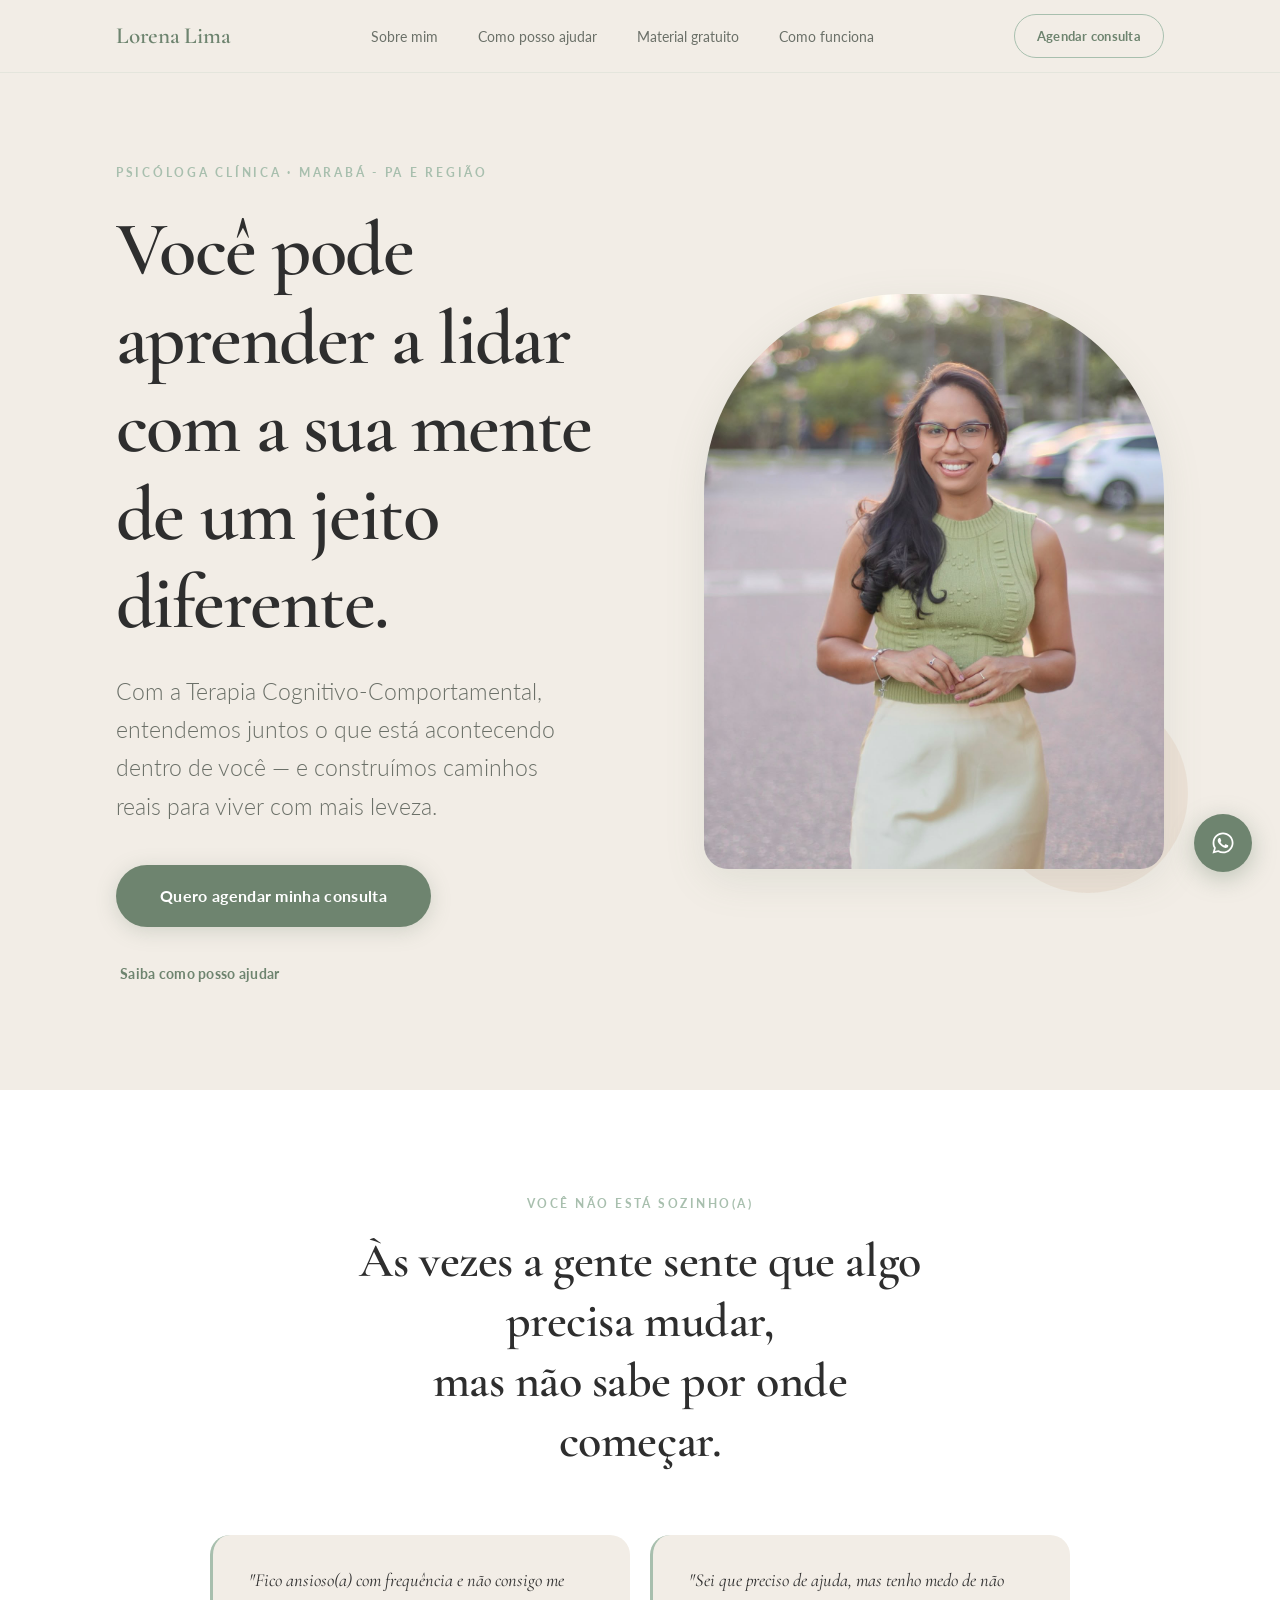
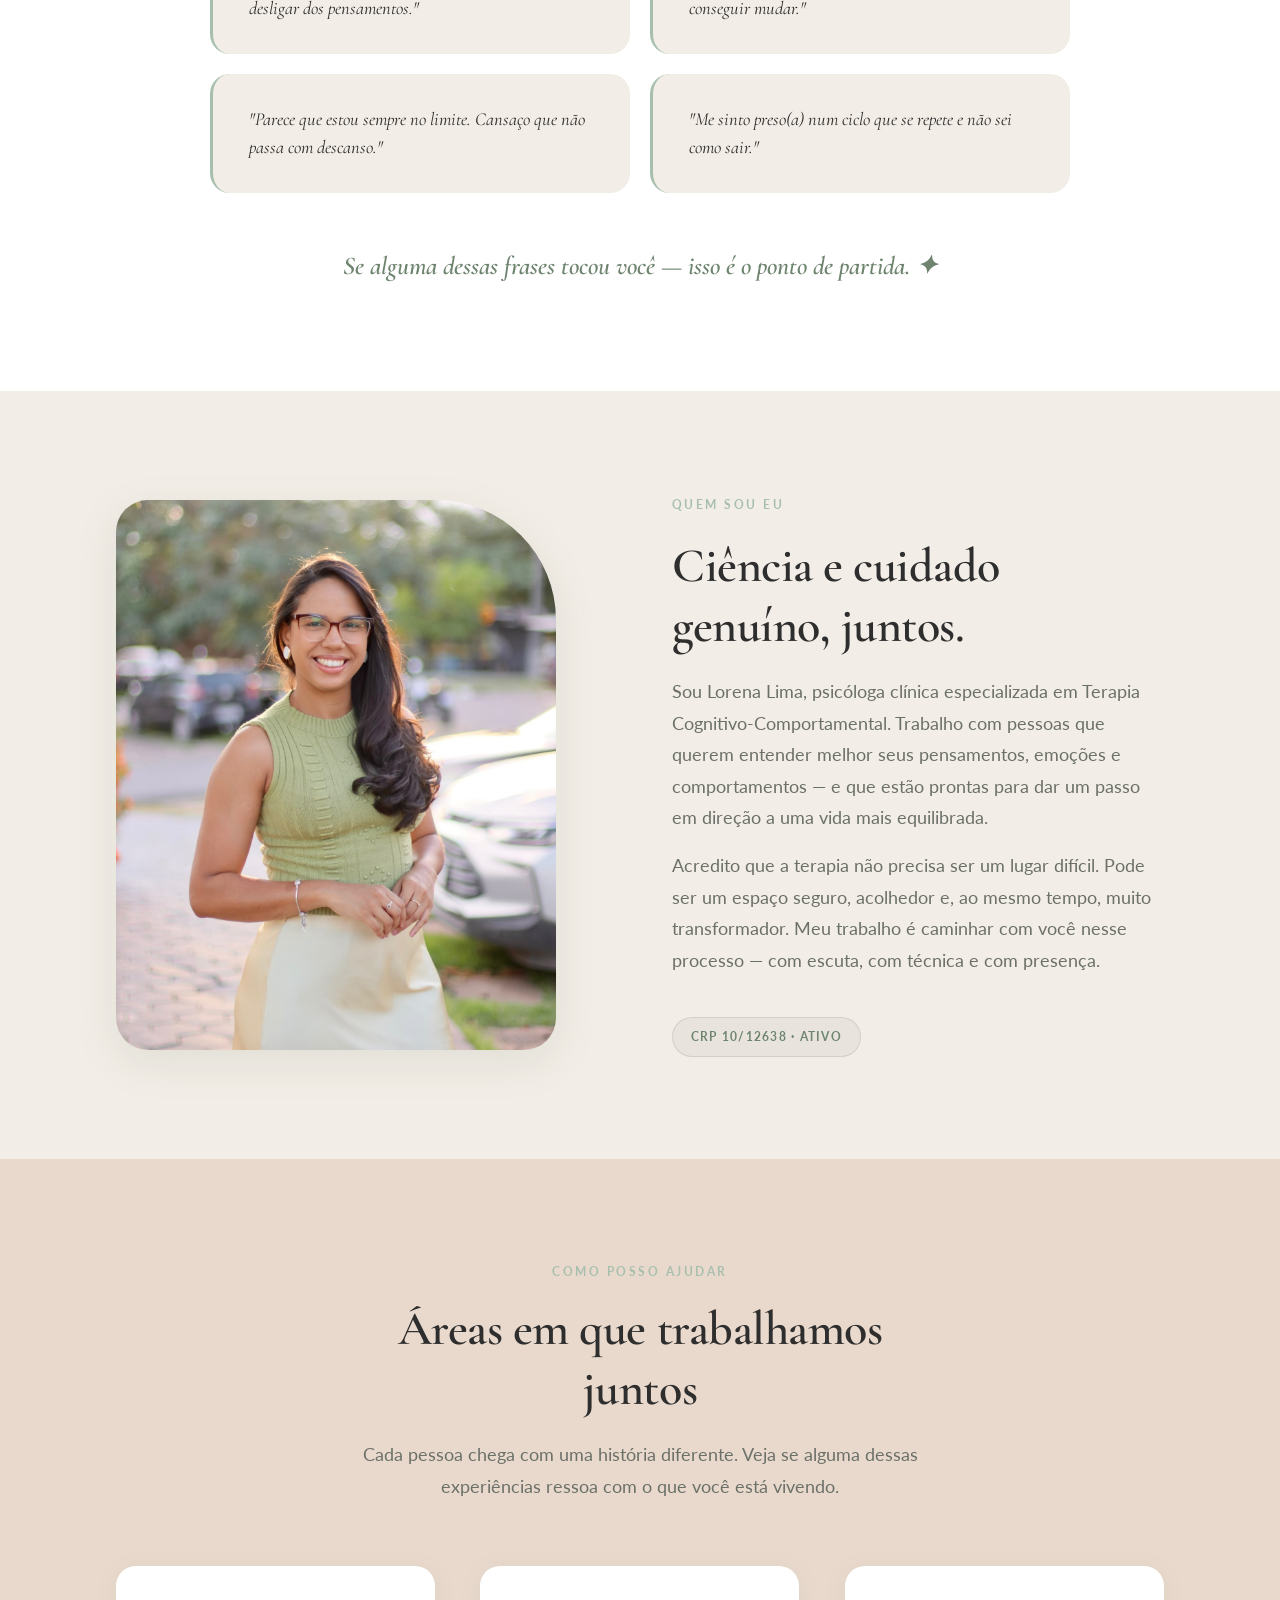
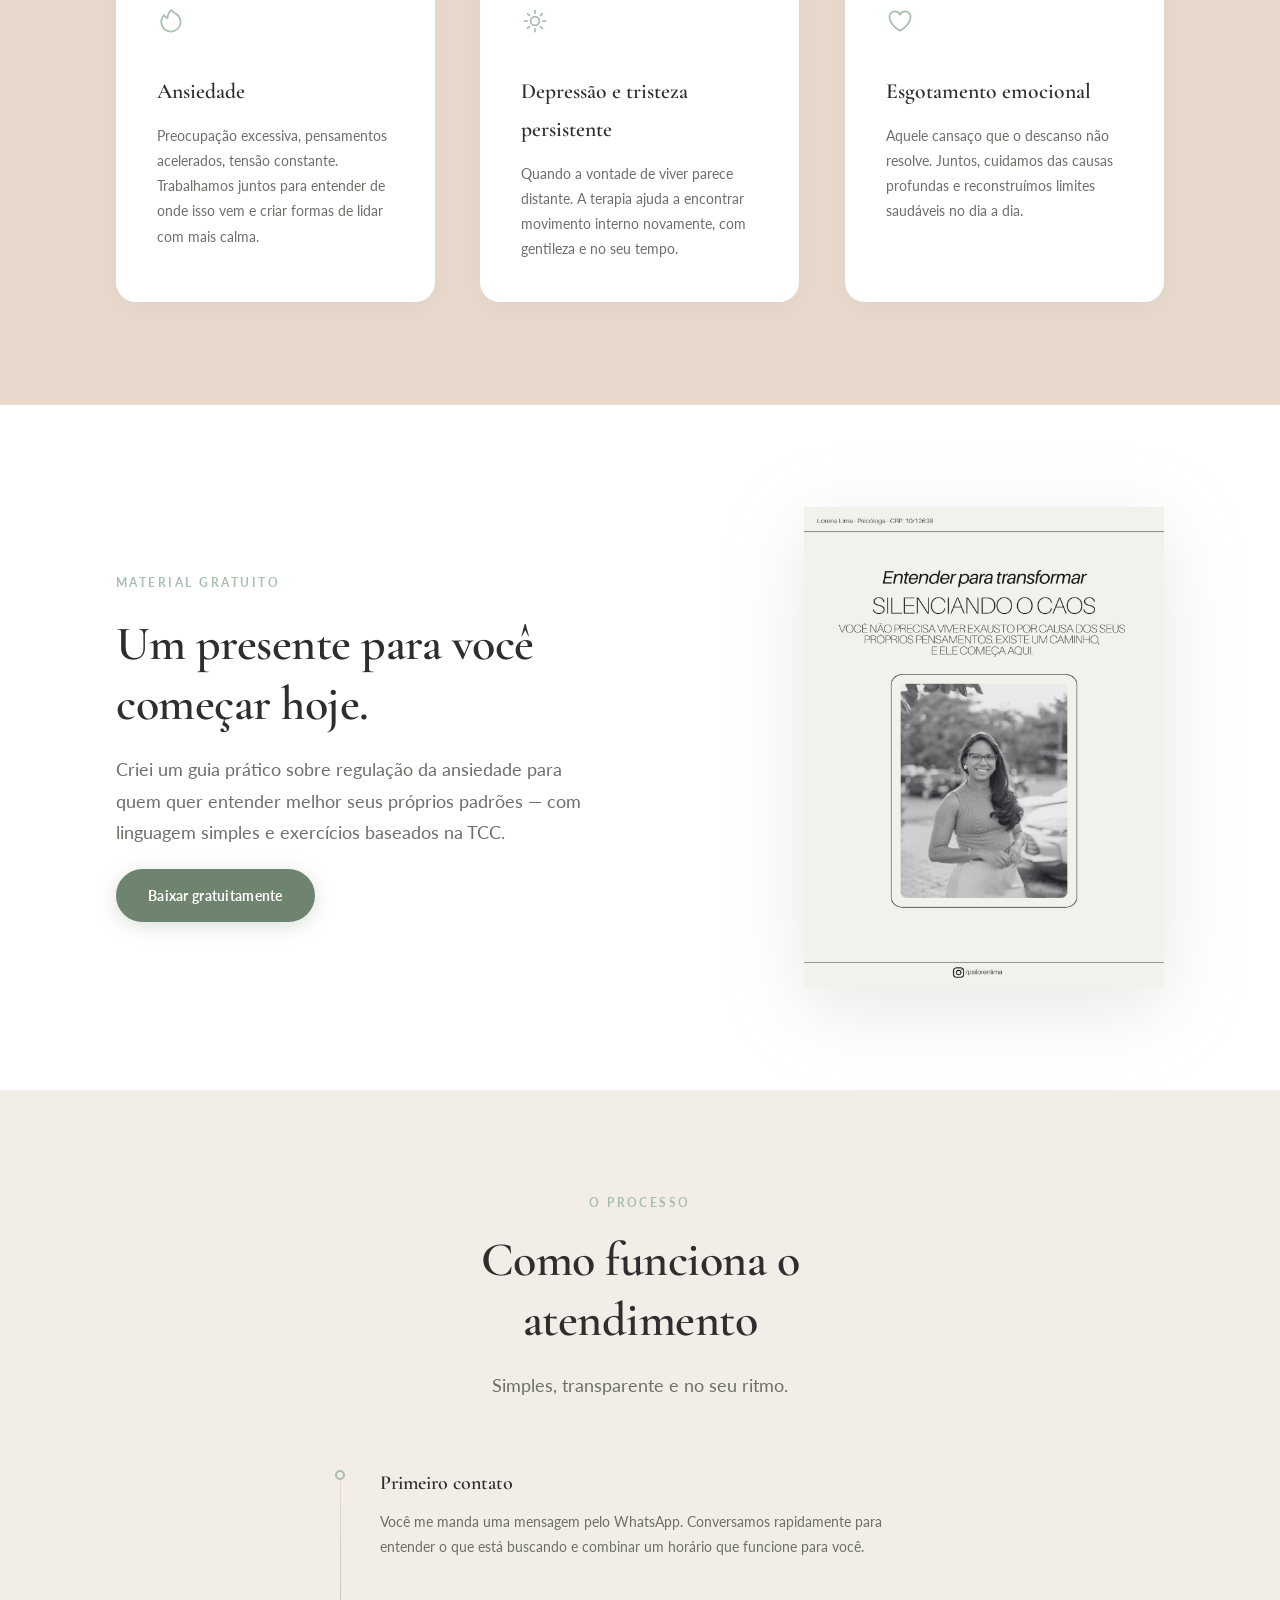
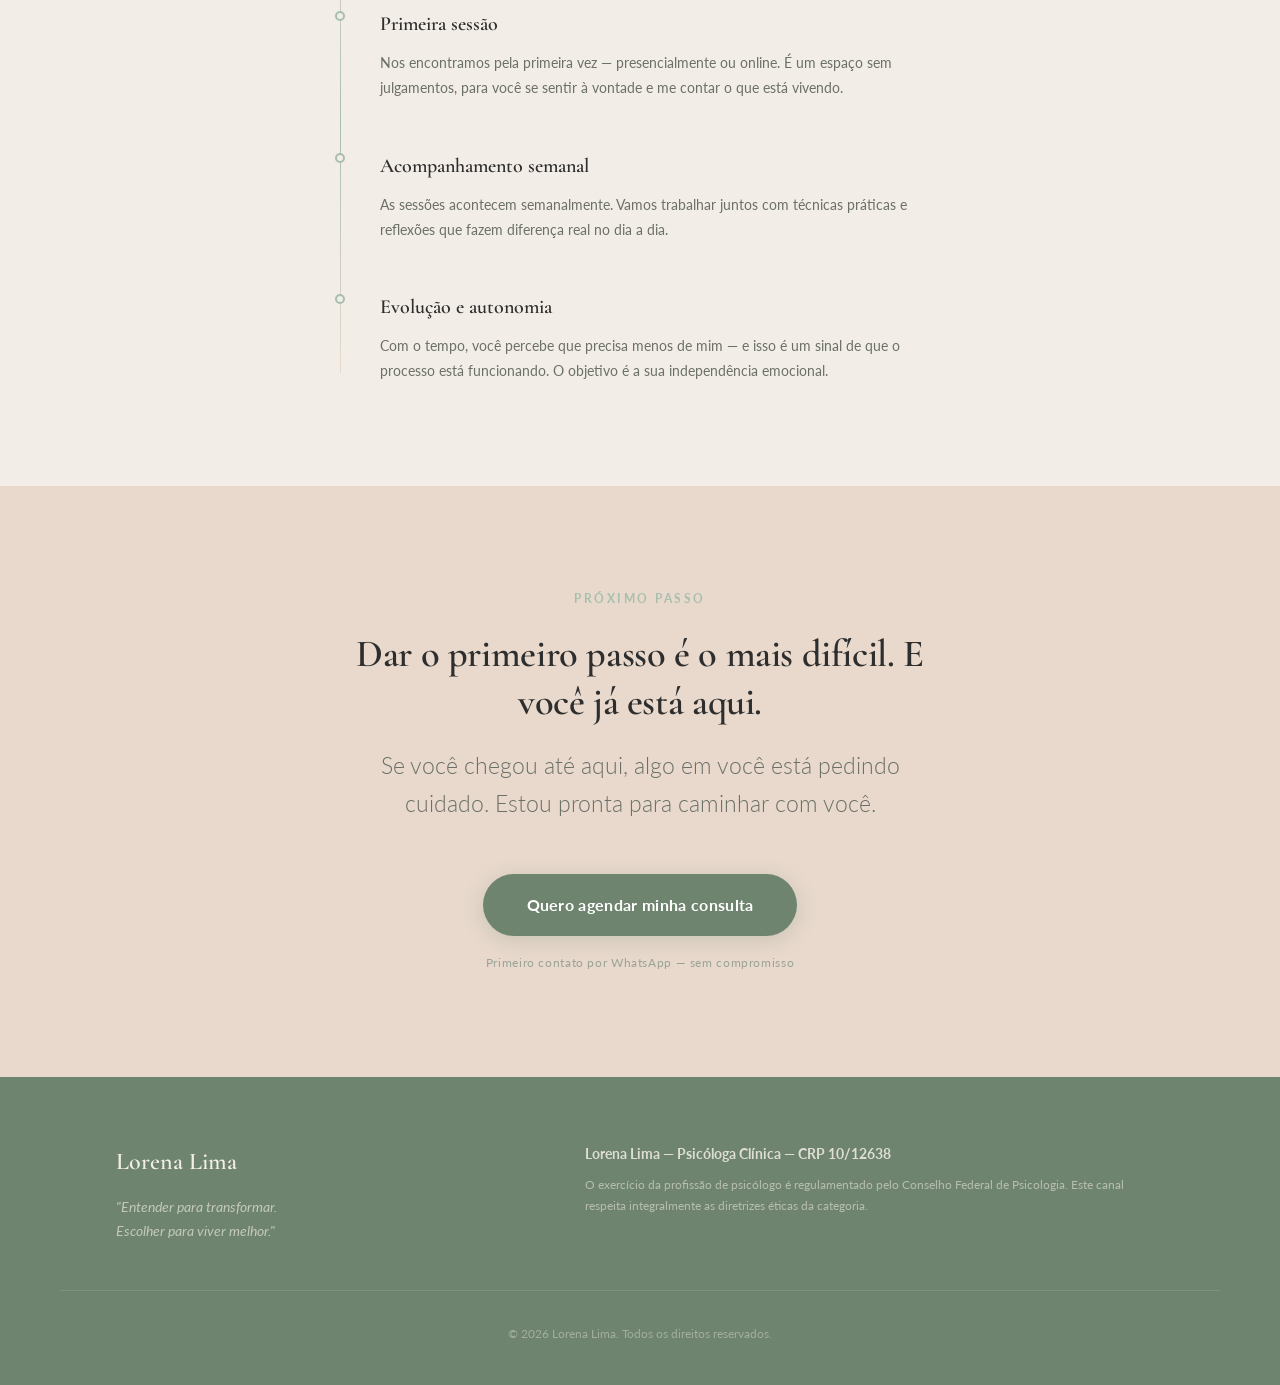
<file: index.html>
<!DOCTYPE html>
<html lang="pt-BR">
<head>
    <meta charset="UTF-8">
    <meta name="viewport" content="width=device-width, initial-scale=1.0">

    <!-- SEO -->
    <title>Lorena Lima | Psicóloga Clínica TCC em Marabá - PA e Região</title>
    <meta name="description" content="Atendimento psicoterapêutico de alto padrão em Marabá. Especialista em Terapia Cognitivo-Comportamental (TCC) para ansiedade, depressão e esgotamento emocional.">
    <meta name="keywords" content="Psicóloga em Marabá, TCC Marabá, Terapia Cognitivo Comportamental, Psicóloga Lorena Lima, Ansiedade, Depressão, Consultório de Psicologia">
    <meta name="robots" content="index, follow">
    <meta name="author" content="Lorena Lima">
    <link rel="canonical" href="https://lorenalima.com.br">

    <!-- Open Graph -->
    <meta property="og:type" content="website">
    <meta property="og:title" content="Lorena Lima | Psicóloga Clínica TCC">
    <meta property="og:description" content="Um espaço seguro para você entender seus pensamentos, cuidar das suas emoções e viver com mais leveza.">
    <meta property="og:image" content="assets/img/og-image.jpg">
    <meta property="og:url" content="https://lorenalima.com.br">

    <!-- Twitter -->
    <meta property="twitter:card" content="summary_large_image">
    <meta property="twitter:title" content="Lorena Lima | Psicóloga Clínica TCC">
    <meta property="twitter:description" content="Um espaço seguro para cuidar da sua saúde mental com acolhimento e ciência.">
    <meta property="twitter:image" content="assets/img/og-image.jpg">

    <!-- Favicons -->
    <link rel="icon" type="image/png" sizes="32x32" href="assets/img/favicon-32x32.png">
    <link rel="icon" type="image/png" sizes="16x16" href="assets/img/favicon-16x16.png">
    <link rel="apple-touch-icon" sizes="180x180" href="assets/img/apple-touch-icon.png">

    <!-- Fontes -->
    <link rel="preconnect" href="https://fonts.googleapis.com">
    <link rel="preconnect" href="https://fonts.gstatic.com" crossorigin>
    <link rel="preload" href="https://fonts.googleapis.com/css2?family=Cormorant+Garamond:ital,wght@0,400;0,600;1,400&family=Lato:wght@300;400;700&display=swap" as="style" onload="this.onload=null;this.rel='stylesheet'">
    <noscript>
        <link rel="stylesheet" href="https://fonts.googleapis.com/css2?family=Cormorant+Garamond:ital,wght@0,400;0,600;1,400&family=Lato:wght@300;400;700&display=swap">
    </noscript>

    <!-- Estilos -->
    <link rel="stylesheet" href="css/variables.css">
    <link rel="stylesheet" href="css/style.css">
    <link rel="stylesheet" href="css/responsive.css">
    <link rel="stylesheet" href="css/animations.css">

    <!-- Schema.org JSON-LD -->
    <script type="application/ld+json">
    {
      "@context": "https://schema.org",
      "@type": "Psychologist",
      "name": "Lorena Lima",
      "image": "https://lorenalima.com.br/assets/img/lorena-hero.jpg",
      "telephone": "+55-99-99999-9999",
      "url": "https://lorenalima.com.br",
      "address": {
        "@type": "PostalAddress",
        "addressLocality": "Marabá",
        "addressRegion": "PA",
        "addressCountry": "BR"
      },
      "geo": {
        "@type": "GeoCoordinates",
        "latitude": "-5.3686",
        "longitude": "-49.0881"
      },
      "medicalSpecialty": "CognitiveBehavioralTherapy",
      "priceRange": "$$",
      "description": "Atendimento clínico especializado em Terapia Cognitivo-Comportamental focado no manejo de ansiedade, depressão e bem-estar emocional."
    }
    </script>
</head>
<body>

    <!-- ── Header ────────────────────────────────────── -->
    <header class="header" id="main-header">
        <div class="container header-inner">
            <a href="#" class="logo" id="header-logo">Lorena Lima</a>

            <nav class="nav" aria-label="Navegação principal">
                <ul class="nav-list">
                    <li><a href="#quem-sou"       class="nav-link">Sobre mim</a></li>
                    <li><a href="#areas-atuacao"  class="nav-link">Como posso ajudar</a></li>
                    <li><a href="#ebook"          class="nav-link">Material gratuito</a></li>
                    <li><a href="#como-funciona"  class="nav-link">Como funciona</a></li>
                </ul>
            </nav>

            <a href="#" class="btn btn-outline btn-sm" id="nav-cta">Agendar consulta</a>
        </div>
    </header>

    <main id="main-content">

        <!-- ── Hero ─────────────────────────────────── -->
        <section class="hero" id="hero">
            <div class="container hero-grid">

                <div class="hero-content reveal-fade-in">
                    <span class="hero-eyebrow" id="hero-badge">Carregando...</span>

                    <h1 class="hero-title font-display" id="hero-title">Carregando...</h1>

                    <p class="hero-lead" id="hero-subtitle">Carregando...</p>

                    <div class="hero-actions">
                        <a href="#" class="btn btn-primary btn-lg" id="hero-primary-cta">Agendar consulta</a>
                        <a href="#areas-atuacao" class="btn btn-ghost" id="hero-secondary-cta">Saiba como posso ajudar</a>
                    </div>
                </div>

                <div class="hero-visual reveal-scale-up">
                    <div class="img-frame">
                        <img
                            src="assets/img/lorena-hero.jpg"
                            alt="Lorena Lima, psicóloga clínica especialista em TCC"
                            id="hero-img"
                            loading="eager"
                            width="460"
                            height="575"
                        >
                    </div>
                </div>

            </div>
        </section>

        <!-- ── Reconhecimento Emocional (nova seção) ─ -->
        <section class="pain-section" id="reconhecimento">
            <div class="container">

                <div class="pain-intro reveal-fade-in">
                    <span class="section-label">Você não está sozinho(a)</span>
                    <h2 class="section-title font-display">
                        Às vezes a gente sente que algo precisa mudar,<br>
                        mas não sabe por onde começar.
                    </h2>
                </div>

                <div class="pain-grid">
                    <div class="pain-card reveal-fade-in">
                        <p>"Fico ansioso(a) com frequência e não consigo me desligar dos pensamentos."</p>
                    </div>
                    <div class="pain-card reveal-fade-in">
                        <p>"Sei que preciso de ajuda, mas tenho medo de não conseguir mudar."</p>
                    </div>
                    <div class="pain-card reveal-fade-in">
                        <p>"Parece que estou sempre no limite. Cansaço que não passa com descanso."</p>
                    </div>
                    <div class="pain-card reveal-fade-in">
                        <p>"Me sinto preso(a) num ciclo que se repete e não sei como sair."</p>
                    </div>
                </div>

                <div class="pain-reassurance reveal-fade-in">
                    <p>Se alguma dessas frases tocou você — isso é o ponto de partida. ✦</p>
                </div>

            </div>
        </section>

        <!-- ── Sobre Mim ─────────────────────────────── -->
        <section class="quem-sou" id="quem-sou">
            <div class="container quem-sou-grid items-center">

                <div class="quem-sou-visual reveal-scale-up">
                    <div class="img-frame-round">
                        <img
                            src="assets/img/lorena-about.jpg"
                            alt="Lorena Lima no consultório de psicologia"
                            id="about-img"
                            loading="lazy"
                            width="440"
                            height="550"
                        >
                    </div>
                </div>

                <div class="quem-sou-content reveal-fade-in">
                    <span class="section-label" id="about-tag">Carregando...</span>
                    <h2 class="section-title font-display" id="about-title">Carregando...</h2>
                    <div id="about-text-container"></div>
                    <div class="crp-badge" id="about-crp">
                        <span>Carregando...</span>
                    </div>
                </div>

            </div>
        </section>

        <!-- ── Áreas de Atuação ──────────────────────── -->
        <section class="areas-atuacao" id="areas-atuacao">
            <div class="container">

                <div class="areas-header reveal-fade-in">
                    <span class="section-label" id="areas-tag">Carregando...</span>
                    <h2 class="section-title font-display" id="areas-title">Carregando...</h2>
                    <p class="body-base" id="areas-subtitle">Carregando...</p>
                </div>

                <div class="grid grid-3" id="areas-grid"></div>

            </div>
        </section>

        <!-- ── Ebook / Material Gratuito ─────────────── -->
        <section class="ebook" id="ebook">
            <div class="container ebook-grid items-center">

                <div class="ebook-content reveal-fade-in">
                    <span class="section-label" id="ebook-tag">Carregando...</span>
                    <h2 class="section-title font-display" id="ebook-title">Carregando...</h2>
                    <p class="body-base" id="ebook-description">Carregando...</p>
                    <a href="ebook.html" class="btn btn-primary" id="ebook-funnel-cta">Baixar gratuitamente</a>
                </div>

                <div class="ebook-visual reveal-scale-up">
                    <div class="ebook-mockup">
                        <img
                            src="assets/img/ebook-mockup.png"
                            alt="Guia Prático de Regulação Emocional"
                            id="ebook-img"
                            loading="lazy"
                            width="360"
                            height="480"
                        >
                    </div>
                </div>

            </div>
        </section>

        <!-- ── Como Funciona ─────────────────────────── -->
        <section class="como-funciona" id="como-funciona">
            <div class="container">

                <div class="process-header reveal-fade-in">
                    <span class="section-label" id="process-tag">Carregando...</span>
                    <h2 class="section-title font-display" id="process-title">Carregando...</h2>
                    <p class="body-base" id="process-subtitle">Carregando...</p>
                </div>

                <div class="timeline" id="process-timeline"></div>

            </div>
        </section>

        <!-- ── CTA Final ─────────────────────────────── -->
        <section class="final-cta" id="final-cta">
            <div class="container">
                <div class="final-cta-inner reveal-fade-in">
                    <span class="section-label">Próximo passo</span>
                    <h2 class="section-title font-display" id="final-cta-title">Carregando...</h2>
                    <p class="lead" id="final-cta-subtitle">Carregando...</p>
                    <a href="#" class="btn btn-primary btn-lg" id="final-cta-btn">Quero agendar minha consulta</a>
                    <span class="cta-reassurance">Primeiro contato por WhatsApp — sem compromisso</span>
                </div>
            </div>
        </section>

    </main>

    <!-- ── Footer ────────────────────────────────────── -->
    <footer class="footer bg-salvia">
        <div class="container footer-grid">
            <div>
                <span class="footer-logo" id="footer-logo">Lorena Lima</span>
                <p class="footer-tagline">
                    "Entender para transformar.<br>Escolher para viver melhor."
                </p>
            </div>
            <div class="footer-legal">
                <strong id="footer-crp-full">Carregando...</strong>
                <p>O exercício da profissão de psicólogo é regulamentado pelo Conselho Federal de Psicologia. Este canal respeita integralmente as diretrizes éticas da categoria.</p>
            </div>
        </div>
        <div class="container footer-bottom">
            <p>&copy; 2026 Lorena Lima. Todos os direitos reservados.</p>
        </div>
    </footer>

    <!-- ── WhatsApp FAB ───────────────────────────────── -->
    <a
        href="#"
        class="whatsapp-fab animate-pulse-glow"
        id="whatsapp-fab"
        target="_blank"
        rel="noopener noreferrer"
        aria-label="Falar com Lorena Lima via WhatsApp"
    >
        <svg xmlns="http://www.w3.org/2000/svg" viewBox="0 0 448 512" fill="currentColor" width="24" height="24" aria-hidden="true">
            <path d="M380.9 97.1C339 55.1 283.2 32 223.9 32c-122.4 0-222 99.6-222 222 0 39.1 10.2 77.3 29.6 111L0 480l117.7-30.9c32.4 17.7 68.9 27 106.1 27h.1c122.3 0 224.1-99.6 224.1-222 0-59.3-25.2-115-67.1-157zm-157 341.6c-33.2 0-65.7-8.9-94-25.7l-6.7-4-69.8 18.3L72 359.2l-4.4-7c-18.5-29.4-28.2-63.3-28.2-98.2 0-101.7 82.8-184.5 184.6-184.5 49.3 0 95.6 19.2 130.4 54.1 34.8 34.9 56.2 81.2 56.1 130.5 0 101.8-84.9 184.6-186.6 184.6zm101.2-138.2c-5.5-2.8-32.8-16.2-37.9-18-5.1-1.9-8.8-2.8-12.5 2.8-3.7 5.6-14.3 18-17.6 21.8-3.2 3.7-6.5 4.2-12 1.4-32.6-16.3-54-29.1-75.5-66-5.7-9.8 5.7-9.1 16.3-30.3 1.8-3.7 .9-6.9-.5-9.7-1.4-2.8-12.5-30.1-17.1-41.2-4.5-10.8-9.1-9.3-12.5-9.5-3.2-.2-6.9-.2-10.6-.2-3.7 0-9.7 1.4-14.8 6.9-5.1 5.6-19.4 19-19.4 46.3 0 27.3 19.9 53.7 22.6 57.4 2.8 3.7 39.1 59.7 94.8 83.8 35.2 15.2 49 16.5 66.6 13.9 10.7-1.6 32.8-13.4 37.4-26.4 4.6-13 4.6-24.1 3.2-26.4-1.3-2.5-5-3.9-10.5-6.6z"/>
        </svg>
    </a>

    <script src="js/config.js"></script>
    <script src="js/app.js"></script>
</body>
</html>
</file>
<file: css/variables.css>
:root {
    /* ── Paleta Fiel ao Manual de Identidade Visual ── */
    --color-salvia:       #6E846F;   /* Verde sálvia — destaque, CTAs, links */
    --color-suave:        #A8BFAE;   /* Verde suave — ícones, separadores    */
    --color-bege:         #F2EDE6;   /* Bege claro — fundo principal          */
    --color-areia:        #E8D9CC;   /* Areia suave — seções alternadas       */
    --color-azul-cinza:   #B7C3CB;   /* Azul cinza — rodapé, detalhes calmos */

    --color-white:        #FFFFFF;
    --color-text-dark:    #2E2E2E;   /* Texto principal — nunca preto puro   */
    --color-text-muted:   #6B7068;   /* Texto secundário — caloroso           */
    --color-text-light:   #9AA396;   /* Legendas, captions                    */

    /* ── Tipografia ── */
    --font-display: 'Cormorant Garamond', serif;
    --font-body:    'Lato', sans-serif;

    /* Escala fluida — elegante, nunca agressiva */
    --fs-hero:     clamp(2.8rem, 5vw + 1rem, 4.8rem);
    --fs-title:    clamp(2rem, 3vw + 0.8rem, 3rem);
    --fs-subtitle: clamp(1.15rem, 1.4vw + 0.6rem, 1.45rem);
    --fs-body:     clamp(1rem, 0.3vw + 0.9rem, 1.1rem);
    --fs-sm:       0.9rem;
    --fs-xs:       0.78rem;

    /* ── Formas ── */
    --radius-pill:    9999px;
    --radius-soft:    32px;
    --radius-card:    20px;
    --radius-img-top: 200px 200px 24px 24px;  /* moldura orgânica de foto */

    /* ── Sombras — muito sutis, quase imperceptíveis ── */
    --shadow-card:    0 4px 24px rgba(110, 132, 111, 0.07);
    --shadow-hover:   0 12px 40px rgba(110, 132, 111, 0.13);
    --shadow-btn:     0 4px 20px rgba(110, 132, 111, 0.25);

    /* ── Transições — calmas, orgânicas ── */
    --ease-out: cubic-bezier(0.16, 1, 0.3, 1);
    --transition: all 0.55s var(--ease-out);
    --transition-fast: all 0.25s ease;

    /* ── Espaçamento ── */
    --section-py:     clamp(5rem, 8vw, 9rem);
    --gap-fluid:      clamp(2rem, 3.5vw, 3.5rem);
}
</file>
<file: css/style.css>
/* ═══════════════════════════════════════════════════════════
   RESET MÍNIMO
═══════════════════════════════════════════════════════════ */
*, *::before, *::after { box-sizing: border-box; margin: 0; padding: 0; }
html { scroll-behavior: smooth; -webkit-text-size-adjust: 100%; }
body {
    font-family: var(--font-body);
    font-size: var(--fs-body);
    color: var(--color-text-dark);
    background-color: var(--color-bege);
    line-height: 1.75;
    -webkit-font-smoothing: antialiased;
}
img, svg { display: block; max-width: 100%; }
a { text-decoration: none; color: inherit; }
ul { list-style: none; }
button { cursor: pointer; font: inherit; border: none; background: none; }

/* ═══════════════════════════════════════════════════════════
   LAYOUT
═══════════════════════════════════════════════════════════ */
.container {
    width: 100%;
    max-width: 1160px;
    margin-inline: auto;
    padding-inline: clamp(1.5rem, 5vw, 3.5rem);
}

section { padding-block: var(--section-py); position: relative; }
.grid   { display: grid; gap: var(--gap-fluid); }
.grid-2 { grid-template-columns: repeat(2, 1fr); }
.grid-3 { grid-template-columns: repeat(3, 1fr); }
.items-center { align-items: center; }
.text-center  { text-align: center; }
.max-w-sm  { max-width: 560px; margin-inline: auto; }
.max-w-md  { max-width: 680px; margin-inline: auto; }
.max-w-lg  { max-width: 820px; margin-inline: auto; }

/* ═══════════════════════════════════════════════════════════
   TIPOGRAFIA
═══════════════════════════════════════════════════════════ */
.font-display { font-family: var(--font-display); font-weight: 600; letter-spacing: -0.01em; }

.hero-title {
    font-family: var(--font-display);
    font-size: var(--fs-hero);
    font-weight: 600;
    line-height: 1.15;
    color: var(--color-text-dark);
    letter-spacing: -0.02em;
    margin-bottom: 1.5rem;
}

.section-title {
    font-family: var(--font-display);
    font-size: var(--fs-title);
    font-weight: 600;
    line-height: 1.25;
    color: var(--color-text-dark);
    margin-bottom: 1.25rem;
}

.lead {
    font-size: var(--fs-subtitle);
    color: var(--color-text-muted);
    line-height: 1.65;
    font-weight: 300;
}

.body-base { font-size: var(--fs-body); color: var(--color-text-muted); line-height: 1.8; }
.body-sm   { font-size: var(--fs-sm);   color: var(--color-text-muted); }
.body-xs   { font-size: var(--fs-xs);   color: var(--color-text-light); }

.text-accent { color: var(--color-salvia); }
.text-light  { color: var(--color-bege); }
.text-muted  { color: var(--color-text-muted); }

/* ═══════════════════════════════════════════════════════════
   CORES DE FUNDO
═══════════════════════════════════════════════════════════ */
.bg-bege   { background-color: var(--color-bege); }
.bg-white  { background-color: var(--color-white); }
.bg-areia  { background-color: var(--color-areia); }
.bg-salvia { background-color: var(--color-salvia); }

/* ═══════════════════════════════════════════════════════════
   LABEL DE SEÇÃO — discreto, elegante
═══════════════════════════════════════════════════════════ */
.section-label {
    display: block;
    font-family: var(--font-body);
    font-size: var(--fs-xs);
    font-weight: 700;
    letter-spacing: 0.2em;
    text-transform: uppercase;
    color: var(--color-suave);
    margin-bottom: 1rem;
}

/* ═══════════════════════════════════════════════════════════
   BOTÕES — discretos, acolhedores
═══════════════════════════════════════════════════════════ */
.btn {
    display: inline-flex;
    align-items: center;
    gap: 0.5rem;
    padding: 14px 32px;
    font-size: var(--fs-sm);
    font-weight: 700;
    letter-spacing: 0.02em;
    border-radius: var(--radius-pill);
    transition: var(--transition);
    white-space: nowrap;
}

.btn-primary {
    background-color: var(--color-salvia);
    color: var(--color-white);
    box-shadow: var(--shadow-btn);
}
.btn-primary:hover {
    background-color: #5a6e5b;
    transform: translateY(-2px);
    box-shadow: 0 8px 28px rgba(110, 132, 111, 0.35);
}

.btn-outline {
    border: 1.5px solid var(--color-suave);
    color: var(--color-salvia);
    background: transparent;
}
.btn-outline:hover {
    border-color: var(--color-salvia);
    background-color: rgba(110, 132, 111, 0.06);
    transform: translateY(-1px);
}

.btn-ghost {
    color: var(--color-salvia);
    padding-inline: 4px;
    border-bottom: 1px solid transparent;
}
.btn-ghost:hover { border-bottom-color: var(--color-salvia); }

.btn-sm { padding: 10px 22px; font-size: 0.82rem; }
.btn-lg { padding: 17px 44px; font-size: 1rem; }

/* ═══════════════════════════════════════════════════════════
   IMAGENS — editorial, generosas
═══════════════════════════════════════════════════════════ */
.img-frame {
    position: relative;
    overflow: hidden;
    border-radius: var(--radius-img-top);
    box-shadow: var(--shadow-hover);
}
.img-frame-round {
    position: relative;
    overflow: hidden;
    border-radius: var(--radius-soft) 120px var(--radius-soft) var(--radius-soft);
    box-shadow: var(--shadow-hover);
}
.img-frame img,
.img-frame-round img {
    width: 100%;
    height: 100%;
    object-fit: cover;
    display: block;
    aspect-ratio: 4 / 5;
    transition: transform 0.9s var(--ease-out);
}
.img-frame:hover img,
.img-frame-round:hover img { transform: scale(1.03); }

/* ═══════════════════════════════════════════════════════════
   HEADER
═══════════════════════════════════════════════════════════ */
.header {
    position: fixed;
    inset-block-start: 0;
    inset-inline: 0;
    z-index: 100;
    background-color: rgba(242, 237, 230, 0.88);
    backdrop-filter: blur(18px);
    -webkit-backdrop-filter: blur(18px);
    border-bottom: 1px solid rgba(168, 191, 174, 0.2);
    transition: var(--transition);
}
.header-inner {
    display: flex;
    justify-content: space-between;
    align-items: center;
    height: 72px;
}
.logo {
    font-family: var(--font-display);
    font-size: 1.45rem;
    font-weight: 600;
    color: var(--color-salvia);
    letter-spacing: -0.01em;
}
.nav-list {
    display: flex;
    gap: 2.5rem;
}
.nav-link {
    font-size: var(--fs-sm);
    color: var(--color-text-muted);
    transition: var(--transition-fast);
}
.nav-link:hover { color: var(--color-salvia); }

/* ═══════════════════════════════════════════════════════════
   HERO — reconstruído do zero
═══════════════════════════════════════════════════════════ */
.hero {
    padding-top: calc(72px + clamp(4rem, 7vw, 7rem));
    padding-bottom: clamp(4rem, 7vw, 7rem);
    background-color: var(--color-bege);
    overflow: hidden;
}
.hero-grid {
    display: grid;
    grid-template-columns: 1fr 1fr;
    gap: clamp(3rem, 5vw, 6rem);
    align-items: center;
}
.hero-content { max-width: 520px; }
.hero-eyebrow {
    font-size: var(--fs-xs);
    font-weight: 700;
    letter-spacing: 0.22em;
    text-transform: uppercase;
    color: var(--color-suave);
    display: block;
    margin-bottom: 1.4rem;
}
.hero-title { margin-bottom: 1.5rem; }

/* a palavra-chave em verde sálvia */
.hero-title em {
    font-style: italic;
    color: var(--color-salvia);
}

.hero-lead {
    font-size: var(--fs-subtitle);
    color: var(--color-text-muted);
    font-weight: 300;
    line-height: 1.65;
    margin-bottom: 2.5rem;
    max-width: 440px;
}
.hero-actions {
    display: flex;
    align-items: center;
    gap: 1.25rem;
    flex-wrap: wrap;
}
.hero-visual { position: relative; }
.hero-visual .img-frame {
    max-width: 460px;
    margin-left: auto;
}

/* ornamento geométrico orgânico atrás da foto */
.hero-visual::before {
    content: '';
    position: absolute;
    bottom: -24px;
    right: -24px;
    width: 200px;
    height: 200px;
    border-radius: 50%;
    background-color: var(--color-areia);
    z-index: -1;
    opacity: 0.6;
}

/* ═══════════════════════════════════════════════════════════
   SEÇÃO DE RECONHECIMENTO EMOCIONAL — nova, essencial
═══════════════════════════════════════════════════════════ */
.pain-section { background-color: var(--color-white); }
.pain-intro {
    text-align: center;
    max-width: 580px;
    margin-inline: auto;
    margin-bottom: clamp(3rem, 5vw, 5rem);
}
.pain-grid {
    display: grid;
    grid-template-columns: repeat(2, 1fr);
    gap: 1.25rem;
    max-width: 860px;
    margin-inline: auto;
}
.pain-card {
    background-color: var(--color-bege);
    border-radius: var(--radius-card);
    padding: 2rem 2rem 2rem 2.25rem;
    border-left: 3px solid var(--color-suave);
    transition: var(--transition);
}
.pain-card:hover {
    border-left-color: var(--color-salvia);
    transform: translateY(-3px);
    box-shadow: var(--shadow-hover);
}
.pain-card p {
    font-family: var(--font-display);
    font-size: 1.15rem;
    font-style: italic;
    color: var(--color-text-dark);
    line-height: 1.5;
    font-weight: 400;
}
.pain-reassurance {
    text-align: center;
    margin-top: clamp(2.5rem, 4vw, 4rem);
}
.pain-reassurance p {
    font-family: var(--font-display);
    font-size: clamp(1.3rem, 2vw, 1.7rem);
    color: var(--color-salvia);
    font-style: italic;
    font-weight: 600;
}

/* ═══════════════════════════════════════════════════════════
   SOBRE MIM
═══════════════════════════════════════════════════════════ */
.quem-sou { background-color: var(--color-bege); }
.quem-sou-grid {
    display: grid;
    grid-template-columns: 1fr 1fr;
    gap: clamp(3rem, 5vw, 6rem);
    align-items: center;
}
.quem-sou-visual .img-frame-round {
    max-width: 440px;
}
.quem-sou-content > * + * { margin-top: 1.25rem; }
.crp-badge {
    display: inline-block;
    margin-top: 1.5rem;
    padding: 8px 18px;
    background-color: rgba(110, 132, 111, 0.08);
    border: 1px solid rgba(110, 132, 111, 0.2);
    border-radius: var(--radius-pill);
    font-size: var(--fs-xs);
    font-weight: 700;
    letter-spacing: 0.1em;
    color: var(--color-salvia);
    text-transform: uppercase;
}

/* ═══════════════════════════════════════════════════════════
   ÁREAS DE ATUAÇÃO
═══════════════════════════════════════════════════════════ */
.areas-atuacao { background-color: var(--color-areia); }
.areas-header {
    text-align: center;
    max-width: 560px;
    margin-inline: auto;
    margin-bottom: clamp(3rem, 5vw, 5rem);
}
.card-atuacao {
    background-color: var(--color-white);
    padding: 2.5rem;
    border-radius: var(--radius-card);
    box-shadow: var(--shadow-card);
    transition: var(--transition);
    border: 1px solid transparent;
}
.card-atuacao:hover {
    transform: translateY(-6px);
    box-shadow: var(--shadow-hover);
    border-color: rgba(168, 191, 174, 0.4);
}
.card-icon {
    width: 42px;
    height: 42px;
    color: var(--color-suave);
    margin-bottom: 1.5rem;
    display: block;
}
/* override do JS que injeta icon-md */
.icon-md { width: 28px; height: 28px; }

.card-atuacao h3 {
    font-family: var(--font-display);
    font-size: 1.35rem;
    font-weight: 600;
    color: var(--color-text-dark);
    margin-bottom: 0.75rem;
}
.card-atuacao p {
    font-size: var(--fs-sm);
    color: var(--color-text-muted);
    line-height: 1.75;
}

/* ═══════════════════════════════════════════════════════════
   EBOOK / MATERIAL GRATUITO
═══════════════════════════════════════════════════════════ */
.ebook { background-color: var(--color-white); }
.ebook-grid {
    display: grid;
    grid-template-columns: 1fr 1fr;
    gap: clamp(3rem, 5vw, 6rem);
    align-items: center;
}
.ebook-content > * + * { margin-top: 1.25rem; }
.ebook-mockup {
    max-width: 360px;
    margin-left: auto;
    filter: drop-shadow(0 20px 40px rgba(110,132,111,0.18));
    transition: transform 0.7s var(--ease-out);
}
.ebook-mockup:hover { transform: translateY(-8px) rotate(-1deg); }
.ebook-mockup img { width: 100%; }

/* ═══════════════════════════════════════════════════════════
   COMO FUNCIONA
═══════════════════════════════════════════════════════════ */
.como-funciona { background-color: var(--color-bege); }
.process-header {
    text-align: center;
    max-width: 560px;
    margin-inline: auto;
    margin-bottom: clamp(3rem, 5vw, 5rem);
}
.timeline {
    max-width: 600px;
    margin-inline: auto;
    position: relative;
    padding-left: 2.5rem;
}
.timeline::before {
    content: '';
    position: absolute;
    left: 0;
    top: 10px;
    bottom: 10px;
    width: 1px;
    background: linear-gradient(to bottom, var(--color-areia), var(--color-suave), var(--color-areia));
}
.timeline-item {
    position: relative;
    padding-bottom: 3rem;
}
.timeline-item:last-child { padding-bottom: 0; }
.timeline-marker {
    position: absolute;
    left: -2.79rem;
    top: 4px;
    width: 10px;
    height: 10px;
    border-radius: 50%;
    background-color: var(--color-bege);
    border: 2px solid var(--color-suave);
    transition: var(--transition-fast);
}
.timeline-item:hover .timeline-marker {
    background-color: var(--color-salvia);
    border-color: var(--color-salvia);
    transform: scale(1.3);
}
.timeline-item h3 {
    font-family: var(--font-display);
    font-size: 1.25rem;
    font-weight: 600;
    color: var(--color-text-dark);
    margin-bottom: 0.5rem;
}
.timeline-item p {
    font-size: var(--fs-sm);
    color: var(--color-text-muted);
    line-height: 1.75;
}

/* ═══════════════════════════════════════════════════════════
   CTA FINAL — acolhedor, não agressivo
═══════════════════════════════════════════════════════════ */
.final-cta {
    background-color: var(--color-areia);
    text-align: center;
}
.final-cta-inner {
    max-width: 580px;
    margin-inline: auto;
}
.final-cta-inner > * + * { margin-top: 1.25rem; }
.final-cta .section-title {
    font-size: clamp(1.8rem, 3vw, 2.6rem);
    margin-bottom: 1rem;
}
.final-cta .lead { margin-bottom: 2rem; }
.cta-reassurance {
    display: block;
    margin-top: 1rem;
    font-size: var(--fs-xs);
    color: var(--color-text-light);
    letter-spacing: 0.05em;
}

/* ═══════════════════════════════════════════════════════════
   FOOTER
═══════════════════════════════════════════════════════════ */
.footer {
    background-color: var(--color-salvia);
    padding-block: 4rem 2.5rem;
}
.footer-grid {
    display: grid;
    grid-template-columns: 1fr 1.4fr;
    gap: 3.5rem;
    margin-bottom: 3rem;
}
.footer-logo {
    font-family: var(--font-display);
    font-size: 1.5rem;
    font-weight: 600;
    color: var(--color-bege);
    margin-bottom: 0.75rem;
    display: block;
}
.footer-tagline {
    font-size: var(--fs-sm);
    color: rgba(242, 237, 230, 0.65);
    line-height: 1.65;
    font-style: italic;
}
.footer-legal p {
    font-size: var(--fs-xs);
    color: rgba(242, 237, 230, 0.55);
    line-height: 1.7;
}
.footer-legal strong {
    color: rgba(242, 237, 230, 0.85);
    font-size: var(--fs-sm);
    display: block;
    margin-bottom: 0.5rem;
}
.footer-bottom {
    padding-top: 2rem;
    border-top: 1px solid rgba(242, 237, 230, 0.12);
    text-align: center;
}
.footer-bottom p { color: rgba(242, 237, 230, 0.4); font-size: var(--fs-xs); }

/* ═══════════════════════════════════════════════════════════
   WHATSAPP FAB
═══════════════════════════════════════════════════════════ */
.whatsapp-fab {
    position: fixed;
    bottom: 28px;
    right: 28px;
    width: 58px;
    height: 58px;
    border-radius: 50%;
    background-color: var(--color-salvia);
    color: var(--color-white);
    display: flex;
    align-items: center;
    justify-content: center;
    z-index: 99;
    box-shadow: 0 6px 24px rgba(110, 132, 111, 0.4);
    transition: var(--transition);
}
.whatsapp-fab:hover {
    background-color: #5a6e5b;
    transform: translateY(-3px);
    box-shadow: 0 10px 32px rgba(110, 132, 111, 0.5);
}

/* ═══════════════════════════════════════════════════════════
   DIVISOR ORGÂNICO SVG
═══════════════════════════════════════════════════════════ */
.wave-divider {
    display: block;
    width: 100%;
    overflow: hidden;
    line-height: 0;
}
.wave-divider svg { display: block; width: 100%; }
</file>
<file: css/responsive.css>
/* ═══════════════════════════════════════════════════════════
   RESPONSIVIDADE — mobile-first, tráfego do Instagram
═══════════════════════════════════════════════════════════ */

@media (max-width: 1024px) {
    .grid-3 { grid-template-columns: repeat(2, 1fr); }
    .footer-grid { grid-template-columns: 1fr; gap: 2.5rem; }
}

@media (max-width: 768px) {
    /* Grids viram coluna única */
    .grid-2,
    .grid-3,
    .hero-grid,
    .quem-sou-grid,
    .ebook-grid { grid-template-columns: 1fr; }

    /* Hero mobile — foto primeiro, conteúdo depois */
    .hero { padding-top: calc(72px + 3rem); padding-bottom: 3.5rem; }
    .hero-visual { order: -1; }
    .hero-visual .img-frame { max-width: 80%; margin-inline: auto; }
    .hero-visual::before { display: none; }
    .hero-content { max-width: 100%; text-align: center; }
    .hero-lead { max-width: 100%; }
    .hero-actions { justify-content: center; flex-direction: column; align-items: stretch; }
    .hero-actions .btn { width: 100%; text-align: center; justify-content: center; }

    /* Nav some no mobile — foco no CTA */
    .nav { display: none; }
    .header-inner { height: 64px; }

    /* Pain grid — coluna única */
    .pain-grid { grid-template-columns: 1fr; }

    /* Sobre — foto ocupa 80% centralizado */
    .quem-sou-visual .img-frame-round { max-width: 75%; margin-inline: auto; }
    .quem-sou-content { text-align: center; }
    .crp-badge { margin-top: 1rem; }

    /* Ebook mockup centralizado */
    .ebook-mockup { margin-inline: auto; max-width: 260px; }
    .ebook-content { text-align: center; }

    /* Timeline — ajuste de padding */
    .timeline { padding-left: 2rem; }
    .timeline-marker { left: -2.29rem; }

    /* Footer */
    .footer-grid { grid-template-columns: 1fr; }

    /* FAB menor */
    .whatsapp-fab { width: 52px; height: 52px; bottom: 20px; right: 20px; }
}

@media (max-width: 480px) {
    .pain-card { padding: 1.5rem; }
    .card-atuacao { padding: 2rem; }
}
</file>
<file: css/animations.css>
/* ═══════════════════════════════════════════════════════════
   ANIMAÇÕES — sutis, orgânicas, sem exibicionismo
═══════════════════════════════════════════════════════════ */

/* Revelação por scroll — suave, sem bounce */
.reveal-fade-in {
    opacity: 0;
    transform: translateY(22px);
    transition: opacity 1s var(--ease-out), transform 1s var(--ease-out);
    will-change: transform, opacity;
}
.reveal-scale-up {
    opacity: 0;
    transform: scale(0.97) translateY(12px);
    transition: opacity 1.1s var(--ease-out), transform 1.1s var(--ease-out);
    will-change: transform, opacity;
}
.reveal-fade-in.active,
.reveal-scale-up.active {
    opacity: 1;
    transform: translateY(0) scale(1);
}

/* delays escalonados para grids */
.grid-3 .reveal-fade-in:nth-child(2),
.pain-grid .reveal-fade-in:nth-child(2) { transition-delay: 0.1s; }
.grid-3 .reveal-fade-in:nth-child(3),
.pain-grid .reveal-fade-in:nth-child(3) { transition-delay: 0.2s; }
.pain-grid .reveal-fade-in:nth-child(4) { transition-delay: 0.3s; }

/* Pulsação do FAB — calma, quase respirando */
@keyframes breathe {
    0%, 100% { box-shadow: 0 6px 24px rgba(110, 132, 111, 0.40); }
    50%       { box-shadow: 0 6px 36px rgba(110, 132, 111, 0.65); }
}
.animate-pulse-glow { animation: breathe 4s ease-in-out infinite; }

/* Respeita preferência por movimento reduzido */
@media (prefers-reduced-motion: reduce) {
    *, *::before, *::after { transition-duration: 0.01ms !important; animation-duration: 0.01ms !important; }
    .reveal-fade-in, .reveal-scale-up { opacity: 1; transform: none; }
}
</file>
